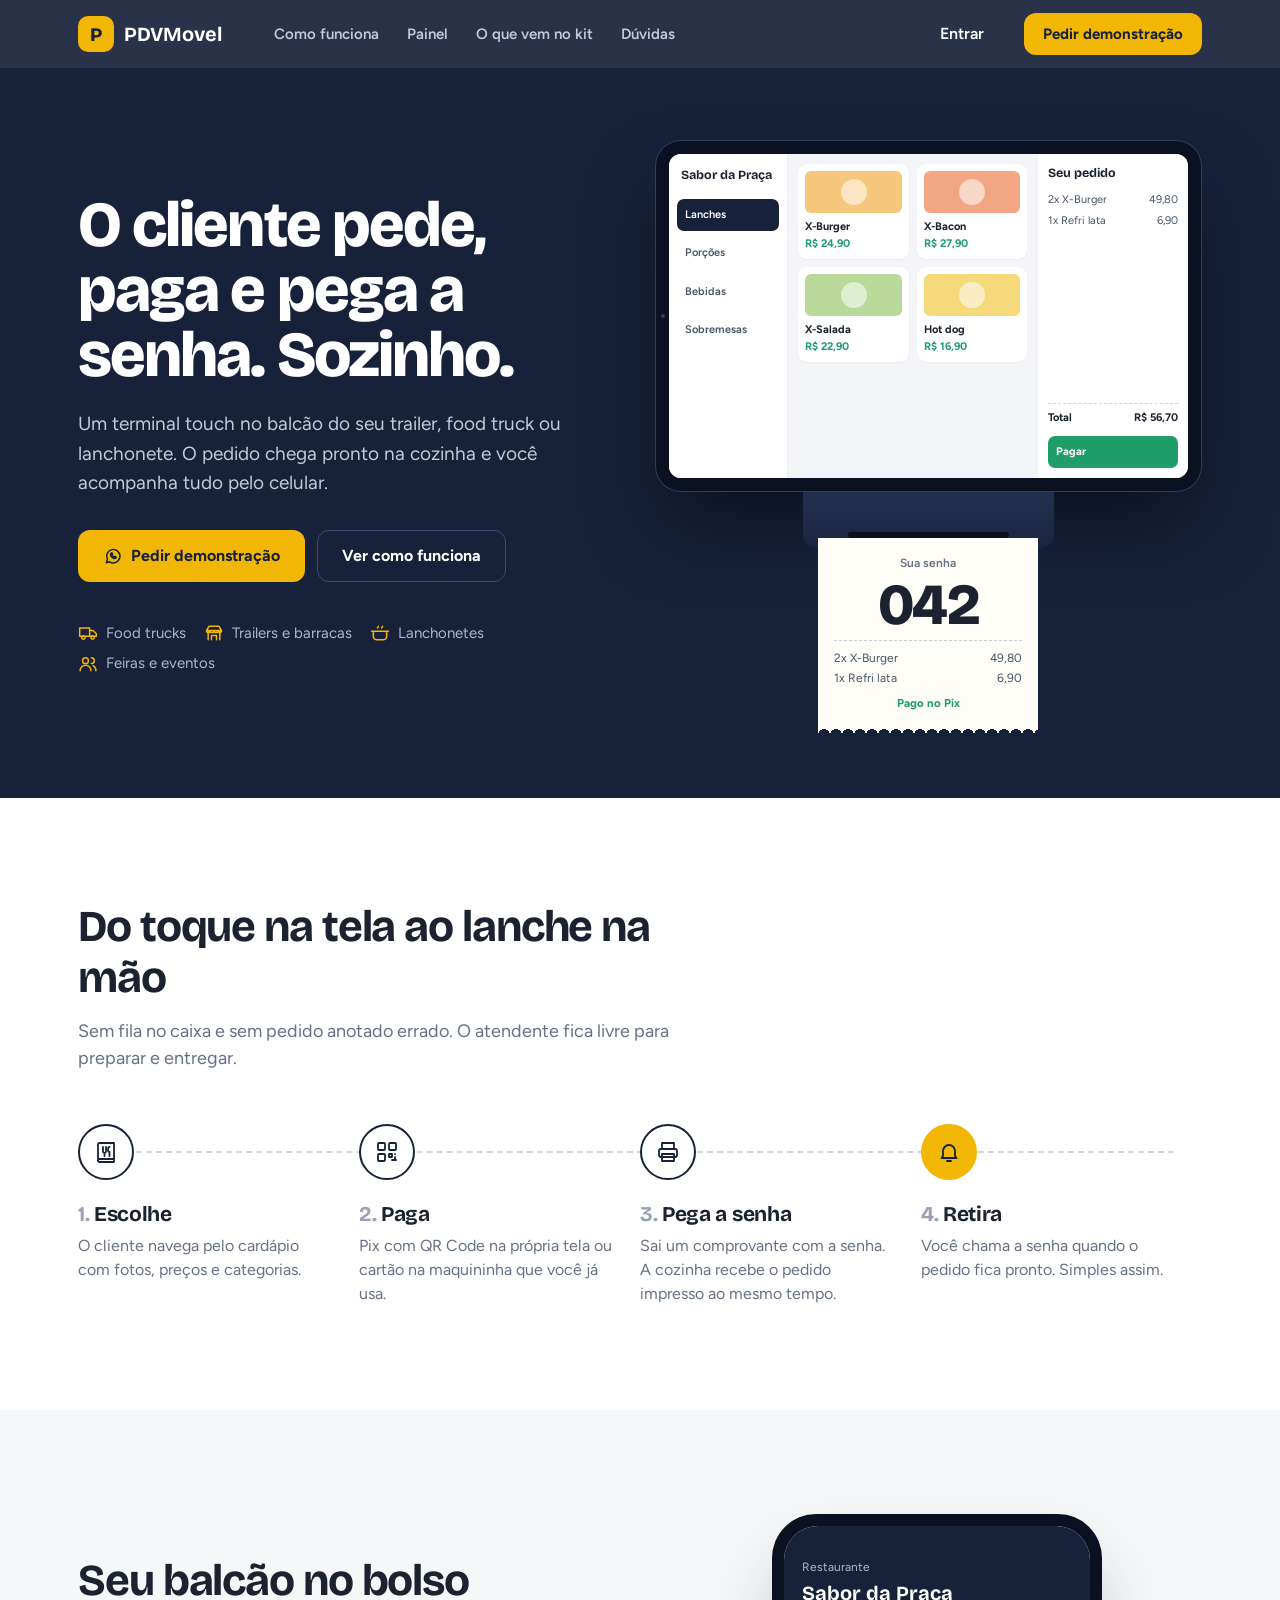
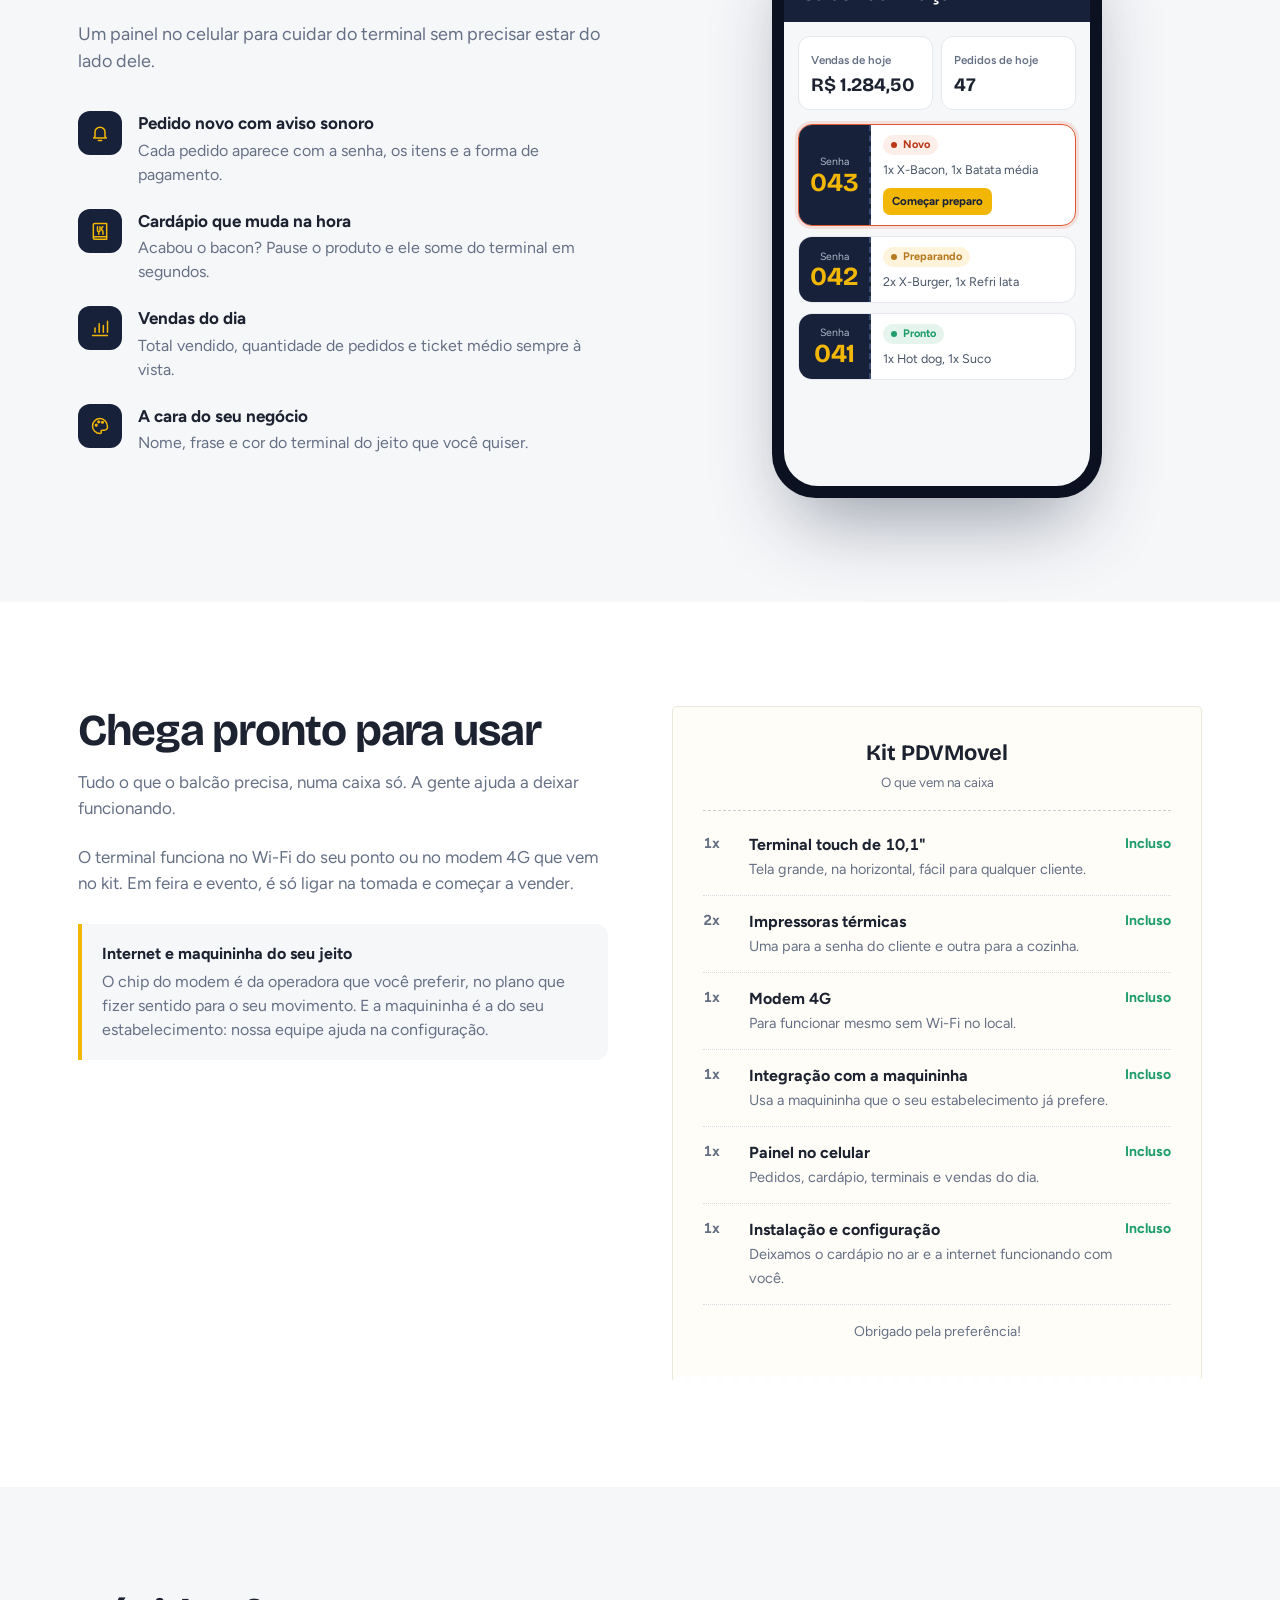
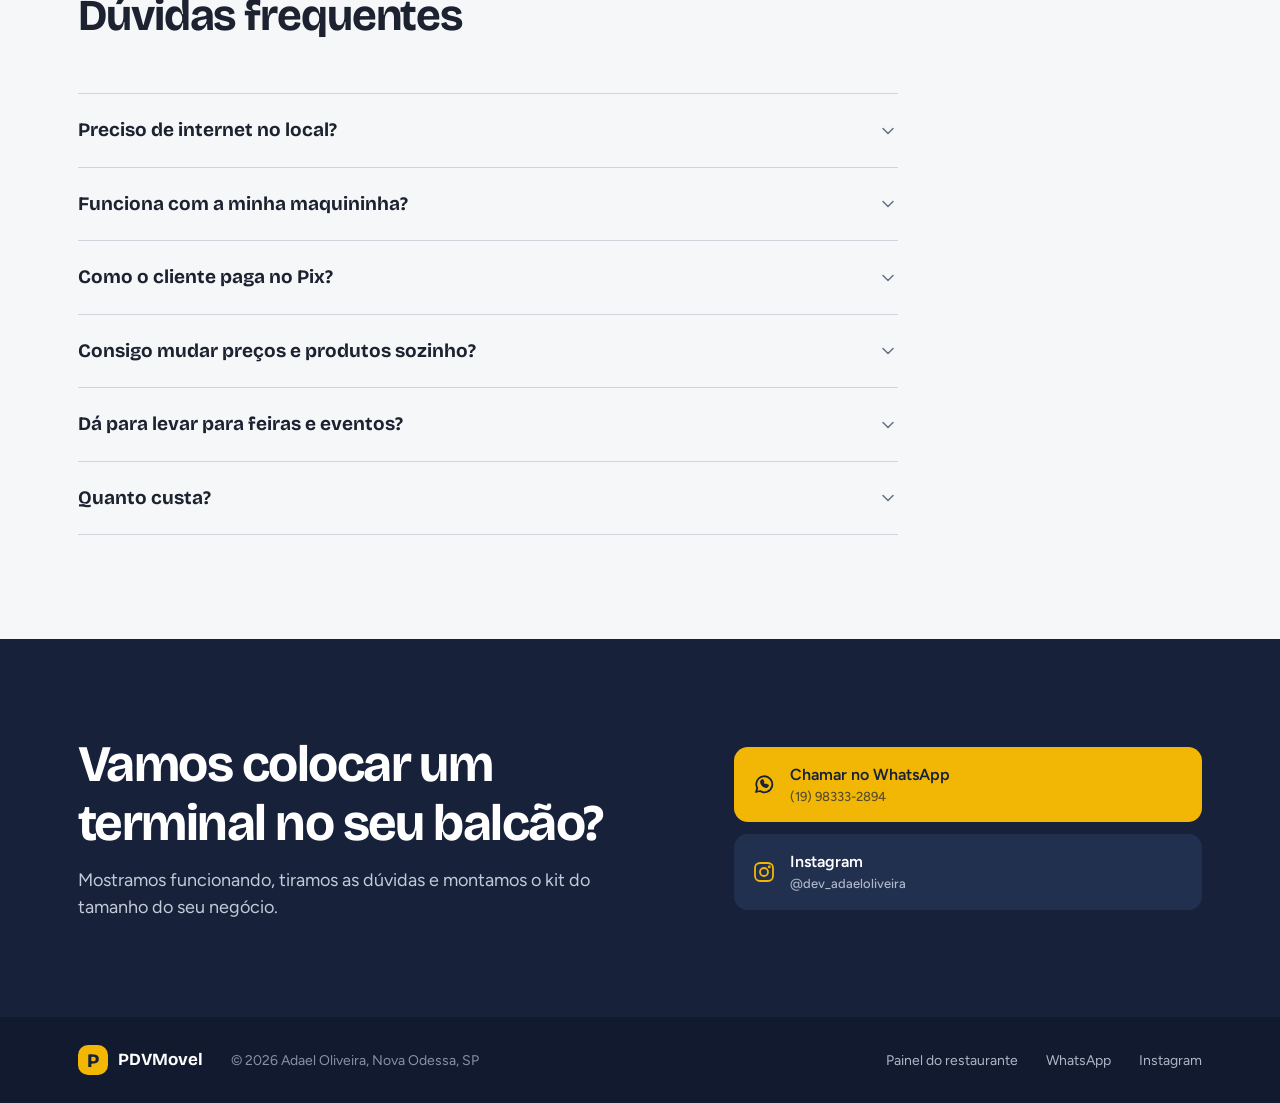
<file: index.html>
<!DOCTYPE html>
<html lang="pt-BR">
<head>
<meta charset="utf-8">
<meta name="viewport" content="width=device-width, initial-scale=1, viewport-fit=cover">
<title>{marca} | Autoatendimento para trailers, food trucks e lanchonetes</title>
<meta name="description" content="Terminal de autoatendimento: o cliente escolhe, paga e recebe a senha impressa. A cozinha recebe o pedido na hora. Cardápio e pedidos no celular.">
<meta name="theme-color" content="#17213A">
<meta property="og:type" content="website">
<meta property="og:title" content="Autoatendimento para trailers, food trucks e lanchonetes">
<meta property="og:description" content="O cliente escolhe, paga e recebe a senha. A cozinha recebe o pedido na hora.">
<link rel="preconnect" href="https://fonts.googleapis.com"><link rel="preconnect" href="https://fonts.gstatic.com" crossorigin>
<link href="https://fonts.googleapis.com/css2?family=Bricolage+Grotesque:opsz,wght@12..96,600;12..96,700;12..96,800&family=Figtree:wght@400;500;600;700&display=swap" rel="stylesheet">
<link rel="stylesheet" href="assets/base.css">
<script src="assets/marca.js"></script>
<style>
body{background:var(--branco);font-size:16px}
.cx{width:100%;max-width:1180px;margin:0 auto;padding:0 28px}
section{scroll-margin-top:80px}

/* ---------- topo ---------- */
.topo{position:sticky;top:0;z-index:30;background:rgba(23,33,58,.92);backdrop-filter:saturate(140%) blur(10px);-webkit-backdrop-filter:saturate(140%) blur(10px);color:#fff}
.topo .cx{display:flex;align-items:center;gap:28px;height:68px}
.topo .marca-link{display:flex;align-items:center;gap:10px;text-decoration:none;font-family:var(--f-titulo);font-weight:700;font-size:20px}
.topo .marca-link .marca-logo.tem-img{height:36px}
.topo nav{display:flex;gap:4px;margin-left:12px}
.topo nav a{color:#C3CAD8;text-decoration:none;font-weight:600;font-size:15px;padding:8px 12px;border-radius:8px}
.topo nav a:hover{color:#fff;background:var(--asfalto-2)}
.topo .esp{flex:1}
.topo .entrar{color:#fff;text-decoration:none;font-weight:600;padding:8px 12px}
.topo .menu{display:none;background:var(--asfalto-2);border:0;color:#fff;width:42px;height:42px;border-radius:10px;align-items:center;justify-content:center;cursor:pointer}
.gaveta{display:none}

/* ---------- abertura ---------- */
.abertura{background:var(--asfalto);color:#fff;overflow:hidden;position:relative}
.abertura .cx{display:grid;grid-template-columns:1fr 1.05fr;gap:56px;align-items:center;padding-top:72px;padding-bottom:0}
.abertura h1{font-size:clamp(40px,5.2vw,64px);font-weight:800;letter-spacing:-.03em;line-height:1.02}
.abertura .lead{color:#C3CAD8;font-size:19px;line-height:1.55;margin-top:22px;max-width:30em}
.abertura .ctas{display:flex;gap:12px;flex-wrap:wrap;margin-top:32px}
.abertura .btn.claro{background:transparent;color:#fff;border-color:#3A4A6E}
.abertura .btn.claro:hover{background:var(--asfalto-2);border-color:#56658A}
.abertura .para{display:flex;flex-wrap:wrap;gap:8px 18px;margin-top:40px;padding-bottom:72px;color:#AEB7C9;font-size:15px}
.abertura .para span{display:inline-flex;align-items:center;gap:8px}
.abertura .para .ic{color:var(--marca)}

/* o terminal e a senha saindo */
.cena{position:relative;align-self:end;padding-bottom:0}
.tablet{position:relative;z-index:2;background:#0B1120;border-radius:26px;padding:14px;box-shadow:0 40px 80px -20px rgba(0,0,0,.55),inset 0 0 0 1px #2E3D60}
.tablet::before{content:"";position:absolute;top:50%;left:6px;width:4px;height:4px;border-radius:50%;background:#2E3D60;transform:translateY(-50%)}
.tela{aspect-ratio:16/10;border-radius:12px;background:#F4F5F8;color:var(--tinta);display:grid;grid-template-columns:23% 1fr 29%;overflow:hidden;font-size:11px}
.tela .cats{background:#fff;padding:10px 8px;display:flex;flex-direction:column;gap:6px;border-right:1px solid #ECEEF2}
.tela .cats .lj{font-family:var(--f-titulo);font-weight:700;font-size:12.5px;padding:2px 4px 8px}
.tela .cats span{display:block;padding:8px 8px;border-radius:7px;font-weight:600;color:#475467}
.tela .cats span.on{background:var(--asfalto);color:#fff}
.tela .prods{padding:10px;display:grid;grid-template-columns:1fr 1fr;gap:8px;align-content:start}
.tela .pr{background:#fff;border-radius:9px;padding:7px;box-shadow:0 1px 2px rgba(0,0,0,.05)}
.tela .pr i{display:block;height:42px;border-radius:6px;margin-bottom:6px;position:relative;overflow:hidden}
.tela .pr i::after{content:"";position:absolute;left:50%;top:50%;width:26px;height:26px;margin:-13px 0 0 -13px;border-radius:50%;background:rgba(255,255,255,.55)}
.tela .pr b{display:block;font-weight:700;font-size:11px}
.tela .pr em{font-style:normal;color:var(--folha);font-weight:700;font-size:11px}
.tela .car{background:#fff;padding:10px;display:flex;flex-direction:column;gap:5px;border-left:1px solid #ECEEF2}
.tela .car b{font-family:var(--f-titulo);font-size:12.5px;margin-bottom:4px}
.tela .car div{display:flex;justify-content:space-between;color:#475467}
.tela .car .tt{margin-top:auto;border-top:1px dashed #D0D5DD;padding-top:6px;color:var(--tinta);font-weight:700}
.tela .car .go{background:var(--folha);color:#fff;border-radius:7px;padding:8px;text-align:center;font-weight:700;margin-top:4px}
.base{width:46%;height:56px;margin:0 auto;background:linear-gradient(#22304F,#1A2540);border-radius:0 0 14px 14px;position:relative;z-index:3}
.base .fenda{position:absolute;left:18%;right:18%;bottom:10px;height:6px;border-radius:3px;background:#0B1120}
/* a senha impressa: o momento da página */
.papel{position:absolute;z-index:2;left:50%;width:220px;transform:translateX(-50%);top:calc(100% - 10px);
  background:#FFFDF7;color:var(--tinta);padding:16px 16px 22px;text-align:center;box-shadow:0 10px 24px rgba(0,0,0,.25);
  -webkit-mask:radial-gradient(circle 6px at 6px 100%,transparent 98%,#000) 0 0/12px 100% repeat-x;mask:radial-gradient(circle 6px at 6px 100%,transparent 98%,#000) 0 0/12px 100% repeat-x;
  animation:imprime 1.6s cubic-bezier(.2,.7,.2,1) .7s both}
.papel small{display:block;font-size:12px;color:var(--cinza);font-weight:600}
.papel b{display:block;font-family:var(--f-titulo);font-weight:800;font-size:58px;line-height:1;letter-spacing:-.03em;margin:4px 0 6px}
.papel .itens{border-top:1px dashed #C9CED6;padding-top:8px;font-size:12px;color:#475467;display:grid;gap:2px;text-align:left}
.papel .itens div{display:flex;justify-content:space-between}
.papel .ok{margin-top:8px;font-size:11.5px;color:var(--folha);font-weight:700}
.cena-pe{height:250px}
@keyframes imprime{from{clip-path:inset(0 0 100% 0);transform:translate(-50%,-30px)}to{clip-path:inset(0 0 0 0);transform:translate(-50%,0)}}

/* ---------- seções claras ---------- */
.sec{padding:104px 0}
.sec-cab{max-width:640px;margin-bottom:52px}
.sec-cab h2{font-size:clamp(30px,3.6vw,44px);letter-spacing:-.025em}
.sec-cab p{color:var(--cinza);font-size:18px;margin-top:14px}

/* como funciona: uma fila de passos */
.fila{display:grid;grid-template-columns:repeat(4,1fr);gap:0;counter-reset:p;position:relative}
.fila::before{content:"";position:absolute;left:28px;right:28px;top:27px;border-top:2px dashed var(--linha-2)}
.passo{position:relative;padding-right:28px}
.passo .bol{width:56px;height:56px;border-radius:50%;background:var(--branco);border:2px solid var(--asfalto);display:flex;align-items:center;justify-content:center;position:relative;z-index:1;color:var(--asfalto)}
.passo .bol .ic{width:24px;height:24px}
.passo:last-child .bol{background:var(--marca);border-color:var(--marca)}
.passo h3{font-size:21px;margin:22px 0 8px}
.passo h3::before{counter-increment:p;content:counter(p) ". ";color:var(--cinza-2)}
.passo p{color:var(--cinza)}

/* painel no celular */
.painel-sec{background:var(--papel)}
.painel-grid{display:grid;grid-template-columns:1fr 1fr;gap:64px;align-items:center}
.lista-check{list-style:none;display:grid;gap:22px;margin-top:8px}
.lista-check li{display:grid;grid-template-columns:44px 1fr;gap:16px}
.lista-check .ib{width:44px;height:44px;border-radius:12px;background:var(--asfalto);color:var(--marca);display:flex;align-items:center;justify-content:center}
.lista-check b{display:block;font-size:17px;margin-bottom:2px}
.lista-check span{color:var(--cinza)}
.celular{width:min(330px,100%);margin:0 auto;background:#0B1120;border-radius:44px;padding:12px;box-shadow:0 40px 80px -24px rgba(23,33,58,.45)}
.celular .scr{background:var(--papel);border-radius:34px;overflow:hidden;min-height:560px}
.celular .bar{background:var(--asfalto);color:#fff;padding:28px 18px 14px}
.celular .bar small{color:#AEB7C9;font-size:12px}
.celular .bar b{display:block;font-family:var(--f-titulo);font-size:20px}
.celular .kp{display:grid;grid-template-columns:1fr 1fr;gap:8px;padding:14px 14px 4px}
.celular .kp div{background:#fff;border:1px solid var(--linha);border-radius:12px;padding:10px 12px}
.celular .kp small{color:var(--cinza);font-size:11.5px;font-weight:600}
.celular .kp b{display:block;font-family:var(--f-titulo);font-size:19px}
.mini{display:grid;grid-template-columns:72px 1fr;margin:10px 14px 0;background:#fff;border:1px solid var(--linha);border-radius:14px;overflow:hidden}
.mini .n{background:var(--asfalto);display:flex;flex-direction:column;align-items:center;justify-content:center;padding:10px 0;border-right:2px dashed #3A4A6E}
.mini .n small{font-size:10.5px;color:#AEB7C9}
.mini .n b{font-family:var(--f-titulo);font-size:26px;color:var(--marca);line-height:1}
.mini .c{padding:10px 12px;font-size:12.5px}
.mini .c .etq{height:20px;font-size:11px;padding:0 8px}
.mini .c div{color:#475467;margin-top:6px}
.mini .c .bt{margin-top:8px;display:inline-block;background:var(--marca);color:var(--asfalto);font-weight:700;border-radius:7px;padding:5px 9px;font-size:11.5px}
.mini.novo{border-color:var(--pimenta);box-shadow:0 0 0 3px rgba(228,87,46,.14)}

/* kit em forma de comprovante */
.kit-grid{display:grid;grid-template-columns:1fr 1fr;gap:64px;align-items:start}
.comprovante{background:#FFFDF7;border:1px solid #ECE8DC;border-radius:4px;padding:30px 30px 40px;box-shadow:0 20px 40px -18px rgba(23,33,58,.25);position:relative;
  -webkit-mask:radial-gradient(circle 8px at 8px 100%,transparent 98%,#000) 0 0/16px 100% repeat-x;mask:radial-gradient(circle 8px at 8px 100%,transparent 98%,#000) 0 0/16px 100% repeat-x;font-variant-numeric:tabular-nums}
.comprovante .ct{text-align:center;border-bottom:1px dashed #C9CED6;padding-bottom:16px;margin-bottom:8px}
.comprovante .ct b{font-family:var(--f-titulo);font-size:22px;display:block}
.comprovante .ct small{color:var(--cinza)}
.comprovante .it{display:grid;grid-template-columns:34px 1fr auto;gap:12px;padding:14px 0;border-bottom:1px dotted #D7DAE0;align-items:start}
.comprovante .it .q{font-weight:700;color:var(--cinza)}
.comprovante .it b{display:block}
.comprovante .it span{color:var(--cinza);font-size:14.5px}
.comprovante .it em{font-style:normal;font-weight:700;color:var(--folha);font-size:14px;white-space:nowrap}
.comprovante .fim{text-align:center;padding-top:16px;color:var(--cinza);font-size:14px}
.kit-lado p{color:var(--cinza);font-size:17px}
.nota-op{margin-top:28px;padding:18px 20px;border-left:4px solid var(--marca);background:var(--papel);border-radius:0 12px 12px 0}
.nota-op b{display:block;margin-bottom:4px}
.nota-op span{color:var(--cinza)}

/* dúvidas */
.duvidas{background:var(--papel)}
.faq{max-width:820px;border-top:1px solid var(--linha-2)}
.faq details{border-bottom:1px solid var(--linha-2)}
.faq summary{list-style:none;cursor:pointer;display:flex;align-items:center;gap:16px;padding:22px 0;font-family:var(--f-titulo);font-weight:700;font-size:19px}
.faq summary::-webkit-details-marker{display:none}
.faq summary .ic{margin-left:auto;transition:transform .2s;color:var(--cinza)}
.faq details[open] summary .ic{transform:rotate(180deg)}
.faq details p{color:var(--cinza);padding:0 40px 24px 0;max-width:64ch}

/* chamada final */
.final{background:var(--asfalto);color:#fff;text-align:left}
.final .cx{display:grid;grid-template-columns:1.3fr 1fr;gap:48px;align-items:center;padding-top:96px;padding-bottom:96px}
.final h2{font-size:clamp(32px,4vw,52px);letter-spacing:-.03em}
.final p{color:#C3CAD8;font-size:18px;margin-top:14px;max-width:32em}
.final .contatos{display:grid;gap:12px}
.final .contatos a{display:flex;align-items:center;gap:14px;padding:16px 18px;border-radius:14px;background:var(--asfalto-2);text-decoration:none;color:#fff;font-weight:600;transition:background .15s}
.final .contatos a:hover{background:var(--asfalto-3)}
.final .contatos a .ic{color:var(--marca)}
.final .contatos a small{display:block;color:#AEB7C9;font-weight:500;font-size:13px}
.final .contatos a.prin{background:var(--marca);color:var(--asfalto)}
.final .contatos a.prin .ic{color:var(--asfalto)}
.final .contatos a.prin small{color:rgba(23,33,58,.7)}

/* rodapé */
footer{background:#111A2E;color:#8792A8;font-size:14px}
footer .cx{display:flex;flex-wrap:wrap;gap:14px 28px;align-items:center;padding-top:28px;padding-bottom:calc(28px + env(safe-area-inset-bottom))}
footer .marca-link{display:flex;align-items:center;gap:10px;color:#fff;font-family:var(--f-titulo);font-weight:700;font-size:17px;text-decoration:none}
footer .marca-link .marca-logo{width:30px;height:30px}
footer .marca-link .marca-logo.tem-img{height:30px}
footer .esp{flex:1}
footer a{color:#AEB7C9;text-decoration:none}
footer a:hover{color:#fff}

/* ---------- telas menores ---------- */
@media (max-width:1020px){
  .abertura .cx{grid-template-columns:1fr;gap:48px;padding-top:56px}
  .abertura .para{padding-bottom:0}
  .cena{max-width:620px;margin:0 auto;width:100%}
  .painel-grid,.kit-grid{grid-template-columns:1fr;gap:48px}
  .final .cx{grid-template-columns:1fr;gap:32px}
}
@media (max-width:860px){
  .topo nav,.topo .entrar,.topo .btn{display:none}
  .topo .menu{display:flex}
  .gaveta{position:fixed;inset:68px 0 auto;z-index:29;background:var(--asfalto);padding:8px 20px 20px;display:none;flex-direction:column;gap:2px;box-shadow:0 20px 30px rgba(0,0,0,.3)}
  .gaveta.aberta{display:flex}
  .gaveta a{color:#fff;text-decoration:none;font-weight:600;padding:14px 4px;border-bottom:1px solid var(--asfalto-2)}
  .gaveta .btn{margin-top:14px;border-bottom:0}
  .fila{grid-template-columns:1fr;gap:28px}
  .fila::before{left:27px;right:auto;top:28px;bottom:28px;border-top:0;border-left:2px dashed var(--linha-2)}
  .passo{display:grid;grid-template-columns:56px 1fr;gap:4px 18px;padding-right:0}
  .passo .bol{grid-row:span 2}
  .passo h3{margin:6px 0 4px}
  .sec{padding:72px 0}
  .sec-cab{margin-bottom:36px}
}
@media (max-width:560px){
  .cx{padding:0 20px}
  .abertura .lead{font-size:17px}
  .abertura .ctas .btn{flex:1 1 100%}
  .papel{width:150px;padding:12px 10px 18px}
  .papel b{font-size:40px}
  .papel .itens{font-size:10.5px}
  .cena-pe{height:170px}
  .tela{font-size:8.5px}
  .tela .pr i{height:26px}
  .tela .pr b,.tela .pr em{font-size:8.5px}
  .tela .cats span{padding:5px}
  .tela .car .go{padding:5px}
  .comprovante{padding:22px 18px 34px}
  .faq summary{font-size:17px}
  .faq details p{padding-right:0}
}
</style>
</head>
<body>

<header class="topo">
  <div class="cx">
    <a class="marca-link" href="#"><span class="marca-logo" data-marca-logo="clara"></span><span data-marca="nome"></span></a>
    <nav aria-label="Seções">
      <a href="#como-funciona">Como funciona</a>
      <a href="#painel">Painel</a>
      <a href="#kit">O que vem no kit</a>
      <a href="#duvidas">Dúvidas</a>
    </nav>
    <span class="esp"></span>
    <a class="entrar" href="cliente/">Entrar</a>
    <a class="btn marca" data-marca-link="whatsapp" data-texto="Olá! Quero uma demonstração do {marca}.">Pedir demonstração</a>
    <button class="menu" id="btnMenu" aria-label="Abrir menu" aria-expanded="false"><i data-ic="menu"></i></button>
  </div>
</header>
<div class="gaveta" id="gaveta">
  <a href="#como-funciona">Como funciona</a>
  <a href="#painel">Painel</a>
  <a href="#kit">O que vem no kit</a>
  <a href="#duvidas">Dúvidas</a>
  <a href="cliente/">Entrar no painel</a>
  <a class="btn marca lg" data-marca-link="whatsapp" data-texto="Olá! Quero uma demonstração do {marca}.">Pedir demonstração</a>
</div>

<main>
  <!-- ABERTURA -->
  <section class="abertura">
    <div class="cx">
      <div>
        <h1>O cliente pede, paga e pega a senha. Sozinho.</h1>
        <p class="lead">Um terminal touch no balcão do seu trailer, food truck ou lanchonete. O pedido chega pronto na cozinha e você acompanha tudo pelo celular.</p>
        <div class="ctas">
          <a class="btn marca lg" data-marca-link="whatsapp" data-texto="Olá! Quero uma demonstração do {marca}."><i data-ic="whats"></i>Pedir demonstração</a>
          <a class="btn claro lg" href="#como-funciona">Ver como funciona</a>
        </div>
        <div class="para">
          <span><i data-ic="caminhao"></i>Food trucks</span>
          <span><i data-ic="tenda"></i>Trailers e barracas</span>
          <span><i data-ic="panela"></i>Lanchonetes</span>
          <span><i data-ic="pessoas"></i>Feiras e eventos</span>
        </div>
      </div>

      <div class="cena" aria-hidden="true">
        <div class="tablet">
          <div class="tela">
            <div class="cats"><div class="lj">Sabor da Praça</div><span class="on">Lanches</span><span>Porções</span><span>Bebidas</span><span>Sobremesas</span></div>
            <div class="prods">
              <div class="pr"><i style="background:#F8C77E"></i><b>X-Burger</b><em>R$ 24,90</em></div>
              <div class="pr"><i style="background:#F3A683"></i><b>X-Bacon</b><em>R$ 27,90</em></div>
              <div class="pr"><i style="background:#B8D99A"></i><b>X-Salada</b><em>R$ 22,90</em></div>
              <div class="pr"><i style="background:#F5D97B"></i><b>Hot dog</b><em>R$ 16,90</em></div>
            </div>
            <div class="car"><b>Seu pedido</b><div><span>2x X-Burger</span><span>49,80</span></div><div><span>1x Refri lata</span><span>6,90</span></div>
              <div class="tt"><span>Total</span><span>R$ 56,70</span></div><div class="go">Pagar</div></div>
          </div>
        </div>
        <div class="base"><div class="fenda"></div>
          <div class="papel"><small>Sua senha</small><b>042</b>
            <div class="itens"><div><span>2x X-Burger</span><span>49,80</span></div><div><span>1x Refri lata</span><span>6,90</span></div></div>
            <div class="ok">Pago no Pix</div></div>
        </div>
        <div class="cena-pe"></div>
      </div>
    </div>
  </section>

  <!-- COMO FUNCIONA -->
  <section class="sec" id="como-funciona">
    <div class="cx">
      <div class="sec-cab"><h2>Do toque na tela ao lanche na mão</h2><p>Sem fila no caixa e sem pedido anotado errado. O atendente fica livre para preparar e entregar.</p></div>
      <div class="fila">
        <div class="passo"><div class="bol"><i data-ic="cardapio"></i></div><h3>Escolhe</h3><p>O cliente navega pelo cardápio com fotos, preços e categorias.</p></div>
        <div class="passo"><div class="bol"><i data-ic="qr"></i></div><h3>Paga</h3><p>Pix com QR Code na própria tela ou cartão na maquininha que você já usa.</p></div>
        <div class="passo"><div class="bol"><i data-ic="impressora"></i></div><h3>Pega a senha</h3><p>Sai um comprovante com a senha. A cozinha recebe o pedido impresso ao mesmo tempo.</p></div>
        <div class="passo"><div class="bol"><i data-ic="sino"></i></div><h3>Retira</h3><p>Você chama a senha quando o pedido fica pronto. Simples assim.</p></div>
      </div>
    </div>
  </section>

  <!-- PAINEL -->
  <section class="sec painel-sec" id="painel">
    <div class="cx painel-grid">
      <div>
        <div class="sec-cab" style="margin-bottom:36px"><h2>Seu balcão no bolso</h2><p>Um painel no celular para cuidar do terminal sem precisar estar do lado dele.</p></div>
        <ul class="lista-check">
          <li><span class="ib"><i data-ic="sino"></i></span><div><b>Pedido novo com aviso sonoro</b><span>Cada pedido aparece com a senha, os itens e a forma de pagamento.</span></div></li>
          <li><span class="ib"><i data-ic="cardapio"></i></span><div><b>Cardápio que muda na hora</b><span>Acabou o bacon? Pause o produto e ele some do terminal em segundos.</span></div></li>
          <li><span class="ib"><i data-ic="grafico"></i></span><div><b>Vendas do dia</b><span>Total vendido, quantidade de pedidos e ticket médio sempre à vista.</span></div></li>
          <li><span class="ib"><i data-ic="paleta"></i></span><div><b>A cara do seu negócio</b><span>Nome, frase e cor do terminal do jeito que você quiser.</span></div></li>
        </ul>
      </div>
      <div aria-hidden="true">
        <div class="celular"><div class="scr">
          <div class="bar"><small>Restaurante</small><b>Sabor da Praça</b></div>
          <div class="kp"><div><small>Vendas de hoje</small><b>R$ 1.284,50</b></div><div><small>Pedidos de hoje</small><b>47</b></div></div>
          <div class="mini novo"><div class="n"><small>Senha</small><b>043</b></div><div class="c"><span class="etq vermelho">Novo</span><div>1x X-Bacon, 1x Batata média</div><span class="bt">Começar preparo</span></div></div>
          <div class="mini"><div class="n"><small>Senha</small><b>042</b></div><div class="c"><span class="etq ambar">Preparando</span><div>2x X-Burger, 1x Refri lata</div></div></div>
          <div class="mini"><div class="n"><small>Senha</small><b>041</b></div><div class="c"><span class="etq verde">Pronto</span><div>1x Hot dog, 1x Suco</div></div></div>
        </div></div>
      </div>
    </div>
  </section>

  <!-- KIT -->
  <section class="sec" id="kit">
    <div class="cx kit-grid">
      <div class="kit-lado">
        <div class="sec-cab" style="margin-bottom:24px"><h2>Chega pronto para usar</h2><p>Tudo o que o balcão precisa, numa caixa só. A gente ajuda a deixar funcionando.</p></div>
        <p>O terminal funciona no Wi-Fi do seu ponto ou no modem 4G que vem no kit. Em feira e evento, é só ligar na tomada e começar a vender.</p>
        <div class="nota-op"><b>Internet e maquininha do seu jeito</b><span>O chip do modem é da operadora que você preferir, no plano que fizer sentido para o seu movimento. E a maquininha é a do seu estabelecimento: nossa equipe ajuda na configuração.</span></div>
      </div>
      <div class="comprovante">
        <div class="ct"><b>Kit <span data-marca="nome"></span></b><small>O que vem na caixa</small></div>
        <div class="it"><span class="q">1x</span><div><b>Terminal touch de 10,1"</b><span>Tela grande, na horizontal, fácil para qualquer cliente.</span></div><em>Incluso</em></div>
        <div class="it"><span class="q">2x</span><div><b>Impressoras térmicas</b><span>Uma para a senha do cliente e outra para a cozinha.</span></div><em>Incluso</em></div>
        <div class="it"><span class="q">1x</span><div><b>Modem 4G</b><span>Para funcionar mesmo sem Wi-Fi no local.</span></div><em>Incluso</em></div>
        <div class="it"><span class="q">1x</span><div><b>Integração com a maquininha</b><span>Usa a maquininha que o seu estabelecimento já prefere.</span></div><em>Incluso</em></div>
        <div class="it"><span class="q">1x</span><div><b>Painel no celular</b><span>Pedidos, cardápio, terminais e vendas do dia.</span></div><em>Incluso</em></div>
        <div class="it"><span class="q">1x</span><div><b>Instalação e configuração</b><span>Deixamos o cardápio no ar e a internet funcionando com você.</span></div><em>Incluso</em></div>
        <div class="fim">Obrigado pela preferência!</div>
      </div>
    </div>
  </section>

  <!-- DÚVIDAS -->
  <section class="sec duvidas" id="duvidas">
    <div class="cx">
      <div class="sec-cab"><h2>Dúvidas frequentes</h2></div>
      <div class="faq">
        <details><summary>Preciso de internet no local?<i data-ic="seta"></i></summary><p>Sim. O terminal usa o Wi-Fi do seu ponto ou o modem 4G que vem no kit. O chip é da operadora que você escolher, no plano que fizer sentido para você.</p></details>
        <details><summary>Funciona com a minha maquininha?<i data-ic="seta"></i></summary><p>A ideia é usar a maquininha que o seu estabelecimento já tem ou prefere. Nossa equipe ajuda na parte técnica da integração.</p></details>
        <details><summary>Como o cliente paga no Pix?<i data-ic="seta"></i></summary><p>O terminal mostra um QR Code na tela. Quando o pagamento é confirmado, a senha é impressa e o pedido vai para a cozinha.</p></details>
        <details><summary>Consigo mudar preços e produtos sozinho?<i data-ic="seta"></i></summary><p>Sim. Pelo painel no celular você cria categorias, cadastra produtos, muda preços e pausa o que acabou. O terminal atualiza em poucos segundos.</p></details>
        <details><summary>Dá para levar para feiras e eventos?<i data-ic="seta"></i></summary><p>Dá. Com o modem 4G, o terminal funciona onde tiver sinal de celular e tomada.</p></details>
        <details><summary>Quanto custa?<i data-ic="seta"></i></summary><p>Depende do tamanho da sua operação e de quantos terminais você precisa. Fale com a gente pelo WhatsApp e montamos uma proposta.</p></details>
      </div>
    </div>
  </section>

  <!-- CHAMADA FINAL -->
  <section class="final" id="contato">
    <div class="cx">
      <div>
        <h2>Vamos colocar um terminal no seu balcão?</h2>
        <p>Mostramos funcionando, tiramos as dúvidas e montamos o kit do tamanho do seu negócio.</p>
      </div>
      <div class="contatos">
        <a class="prin" data-marca-link="whatsapp" data-texto="Olá! Quero uma demonstração do {marca}."><i data-ic="whats" class="l"></i><div>Chamar no WhatsApp<small data-marca="telefone"></small></div></a>
        <a data-marca-link="instagram"><i data-ic="insta" class="l"></i><div>Instagram<small data-marca="instagram"></small></div></a>
        <a data-marca-link="email"><i data-ic="email" class="l"></i><div>E-mail<small data-marca="email"></small></div></a>
      </div>
    </div>
  </section>
</main>

<footer>
  <div class="cx">
    <a class="marca-link" href="#"><span class="marca-logo" data-marca-logo="clara"></span><span data-marca="nome"></span></a>
    <span>© <span data-marca="ano"></span> <span data-marca="empresa"></span>, <span data-marca="cidade"></span></span>
    <span class="esp"></span>
    <a href="cliente/">Painel do restaurante</a>
    <a data-marca-link="whatsapp">WhatsApp</a>
    <a data-marca-link="instagram">Instagram</a>
  </div>
</footer>

<script>
/* ícones */
document.querySelectorAll("i[data-ic]").forEach(el => {
  el.outerHTML = `<svg class="ic ${el.className}" aria-hidden="true"><use href="assets/icones.svg#i-${el.dataset.ic}"/></svg>`;
});
/* menu do celular */
const btn = document.getElementById("btnMenu"), gav = document.getElementById("gaveta");
btn.onclick = () => { const a = gav.classList.toggle("aberta"); btn.setAttribute("aria-expanded", a); };
gav.querySelectorAll("a").forEach(a => a.addEventListener("click", () => { gav.classList.remove("aberta"); btn.setAttribute("aria-expanded", false); }));
</script>
</body>
</html>
</file>
<file: assets/base.css>
/* Base visual compartilhada — site, painel do restaurante e plataforma */
:root{
  --marca:#F2B705;          /* trocada pelo marca.js */
  --asfalto:#17213A;        /* superfícies escuras */
  --asfalto-2:#22304F;
  --asfalto-3:#2E3D60;
  --papel:#F6F7F9;          /* fundo */
  --branco:#FFFFFF;
  --tinta:#1C2230;          /* texto */
  --cinza:#667085;          /* texto secundário */
  --cinza-2:#98A2B3;
  --linha:#E4E7EC;
  --linha-2:#D0D5DD;
  --pimenta:#E4572E;        /* alerta, novo pedido */
  --pimenta-bg:#FDEEE9;
  --folha:#1F9D6B;          /* pronto, ativo */
  --folha-bg:#E5F5EE;
  --ceu:#2F6FEB;            /* informação */
  --ceu-bg:#E8F0FE;
  --ambar:#B7791F;
  --ambar-bg:#FFF4DB;
  --raio-s:8px; --raio:12px; --raio-l:18px;
  --sombra:0 1px 2px rgba(23,33,58,.06),0 1px 3px rgba(23,33,58,.08);
  --sombra-l:0 12px 32px -8px rgba(23,33,58,.22);
  --f-titulo:"Bricolage Grotesque",ui-sans-serif,system-ui,sans-serif;
  --f-texto:"Figtree",ui-sans-serif,system-ui,-apple-system,"Segoe UI",sans-serif;
}
*,*::before,*::after{box-sizing:border-box}
*{margin:0;padding:0}
html{-webkit-text-size-adjust:100%}
body{font-family:var(--f-texto);font-size:15px;line-height:1.5;color:var(--tinta);background:var(--papel);-webkit-font-smoothing:antialiased}
img,svg{display:block;max-width:100%}
button,input,select,textarea{font:inherit;color:inherit}
a{color:inherit}
h1,h2,h3,h4{font-family:var(--f-titulo);font-weight:700;letter-spacing:-.015em;line-height:1.15}
.hidden{display:none!important}
.sr{position:absolute;width:1px;height:1px;overflow:hidden;clip:rect(0 0 0 0);white-space:nowrap}
:focus-visible{outline:2.5px solid var(--marca);outline-offset:2px;border-radius:6px}
.ic{width:20px;height:20px;flex:none;fill:none;stroke:currentColor;stroke-width:1.8;stroke-linecap:round;stroke-linejoin:round}
.ic.s{width:16px;height:16px}.ic.l{width:24px;height:24px}

/* marca (logo ou inicial) */
.marca-logo{display:inline-flex;align-items:center;justify-content:center;flex:none;width:36px;height:36px;border-radius:10px;background:var(--marca);color:var(--asfalto);overflow:hidden}
.marca-logo .mono{font-family:var(--f-titulo);font-weight:800;font-size:19px;line-height:1}
.marca-logo.tem-img{background:transparent;border-radius:0;width:auto;max-width:150px}
.marca-logo img{height:100%;width:auto;object-fit:contain}

/* botões */
.btn{display:inline-flex;align-items:center;justify-content:center;gap:8px;min-height:42px;padding:0 18px;border-radius:var(--raio);border:1px solid transparent;
  font-weight:700;font-size:15px;line-height:1;cursor:pointer;text-decoration:none;white-space:nowrap;background:var(--asfalto);color:#fff;transition:background .15s,border-color .15s,box-shadow .15s}
.btn:hover{background:var(--asfalto-2)}
.btn.marca{background:var(--marca);color:var(--asfalto)}
.btn.marca:hover{box-shadow:inset 0 0 0 100px rgba(0,0,0,.06)}
.btn.claro{background:var(--branco);color:var(--tinta);border-color:var(--linha-2)}
.btn.claro:hover{background:#F9FAFB;border-color:var(--cinza-2)}
.btn.suave{background:#EEF0F4;color:var(--tinta)}
.btn.suave:hover{background:#E4E7EC}
.btn.perigo{background:var(--pimenta-bg);color:#B93815}
.btn.perigo:hover{background:#FBDDD3}
.btn.ok{background:var(--folha);color:#fff}
.btn.ok:hover{background:#198457}
.btn.p{min-height:34px;padding:0 12px;font-size:14px;border-radius:var(--raio-s)}
.btn.icone{padding:0;width:42px}.btn.p.icone{width:34px}
.btn.lg{min-height:52px;padding:0 24px;font-size:16px}
.btn.cheio{width:100%}
.btn:disabled{opacity:.55;cursor:default}

/* campos */
.campo{display:block;margin-top:14px}
.campo>span{display:block;font-size:13px;font-weight:600;color:var(--tinta);margin-bottom:6px}
.campo>small{display:block;font-size:13px;color:var(--cinza);margin-top:6px}
.inp{width:100%;min-height:44px;padding:10px 12px;border:1px solid var(--linha-2);border-radius:var(--raio-s);background:var(--branco);outline:none;transition:border-color .15s,box-shadow .15s}
.inp:focus{border-color:var(--asfalto);box-shadow:0 0 0 3px rgba(23,33,58,.12)}
textarea.inp{resize:vertical;min-height:84px}
select.inp{appearance:none;background-image:url("data:image/svg+xml,%3Csvg xmlns='http://www.w3.org/2000/svg' viewBox='0 0 24 24' fill='none' stroke='%23667085' stroke-width='2'%3E%3Cpath d='M6 9l6 6 6-6'/%3E%3C/svg%3E");background-repeat:no-repeat;background-position:right 10px center;background-size:18px;padding-right:36px}
.duas{display:grid;grid-template-columns:1fr 1fr;gap:12px}
.erro{color:#B93815;font-size:14px;margin-top:10px;min-height:0}
.erro:empty{display:none}

/* interruptor */
.chave{position:relative;display:inline-block;width:44px;height:26px;flex:none;cursor:pointer}
.chave input{position:absolute;opacity:0;width:100%;height:100%;margin:0;cursor:pointer}
.chave i{position:absolute;inset:0;background:var(--linha-2);border-radius:13px;transition:background .15s;pointer-events:none}
.chave i::after{content:"";position:absolute;left:3px;top:3px;width:20px;height:20px;border-radius:50%;background:#fff;box-shadow:0 1px 2px rgba(0,0,0,.2);transition:transform .15s}
.chave input:checked+i{background:var(--folha)}
.chave input:checked+i::after{transform:translateX(18px)}
.chave input:focus-visible+i{outline:2.5px solid var(--marca);outline-offset:2px}

/* etiquetas de status */
.etq{display:inline-flex;align-items:center;gap:6px;height:24px;padding:0 10px;border-radius:999px;font-size:12.5px;font-weight:700;background:#EEF0F4;color:var(--cinza);white-space:nowrap}
.etq::before{content:"";width:6px;height:6px;border-radius:50%;background:currentColor}
.etq.verde{background:var(--folha-bg);color:var(--folha)}
.etq.vermelho{background:var(--pimenta-bg);color:#B93815}
.etq.ambar{background:var(--ambar-bg);color:var(--ambar)}
.etq.azul{background:var(--ceu-bg);color:var(--ceu)}
.etq.sem-ponto::before{display:none}

/* diálogos */
dialog{border:0;padding:0;border-radius:var(--raio-l);width:min(540px,calc(100vw - 24px));max-height:calc(100dvh - 24px);background:var(--branco);color:var(--tinta);box-shadow:0 24px 64px rgba(23,33,58,.3);margin:auto;overflow:hidden}
dialog[open]{display:flex;flex-direction:column}
dialog::backdrop{background:rgba(15,22,40,.55)}
dialog .dlg-topo{display:flex;align-items:center;gap:12px;padding:18px 20px 6px}
dialog .dlg-topo h3{font-size:20px;flex:1;min-width:0}
dialog .dlg-corpo{padding:4px 20px 12px;overflow:auto;flex:1}
dialog .dlg-pe{display:flex;gap:8px;align-items:center;padding:14px 20px;border-top:1px solid var(--linha);background:#FAFBFC;flex-wrap:wrap}
dialog .dlg-pe .esp{flex:1}
dialog.pequeno{width:min(420px,calc(100vw - 24px))}
@media (max-width:560px){
  dialog{width:100vw;max-width:100vw;max-height:92dvh;margin:auto 0 0;border-radius:var(--raio-l) var(--raio-l) 0 0}
  dialog .dlg-pe .btn{flex:1}
  dialog .dlg-pe .esp{display:none}
  .duas{grid-template-columns:1fr}
}

/* aviso flutuante */
.toast{position:fixed;left:50%;bottom:calc(20px + env(safe-area-inset-bottom));transform:translateX(-50%);z-index:100;display:flex;align-items:center;gap:10px;
  background:var(--asfalto);color:#fff;padding:12px 16px;border-radius:var(--raio);font-weight:600;box-shadow:var(--sombra-l);max-width:calc(100vw - 32px);animation:toast-in .2s ease-out}
.toast .ic{color:var(--marca)}
@keyframes toast-in{from{opacity:0;transform:translate(-50%,8px)}}
@media (prefers-reduced-motion:reduce){*,*::before,*::after{animation:none!important;transition:none!important}}
</file>
